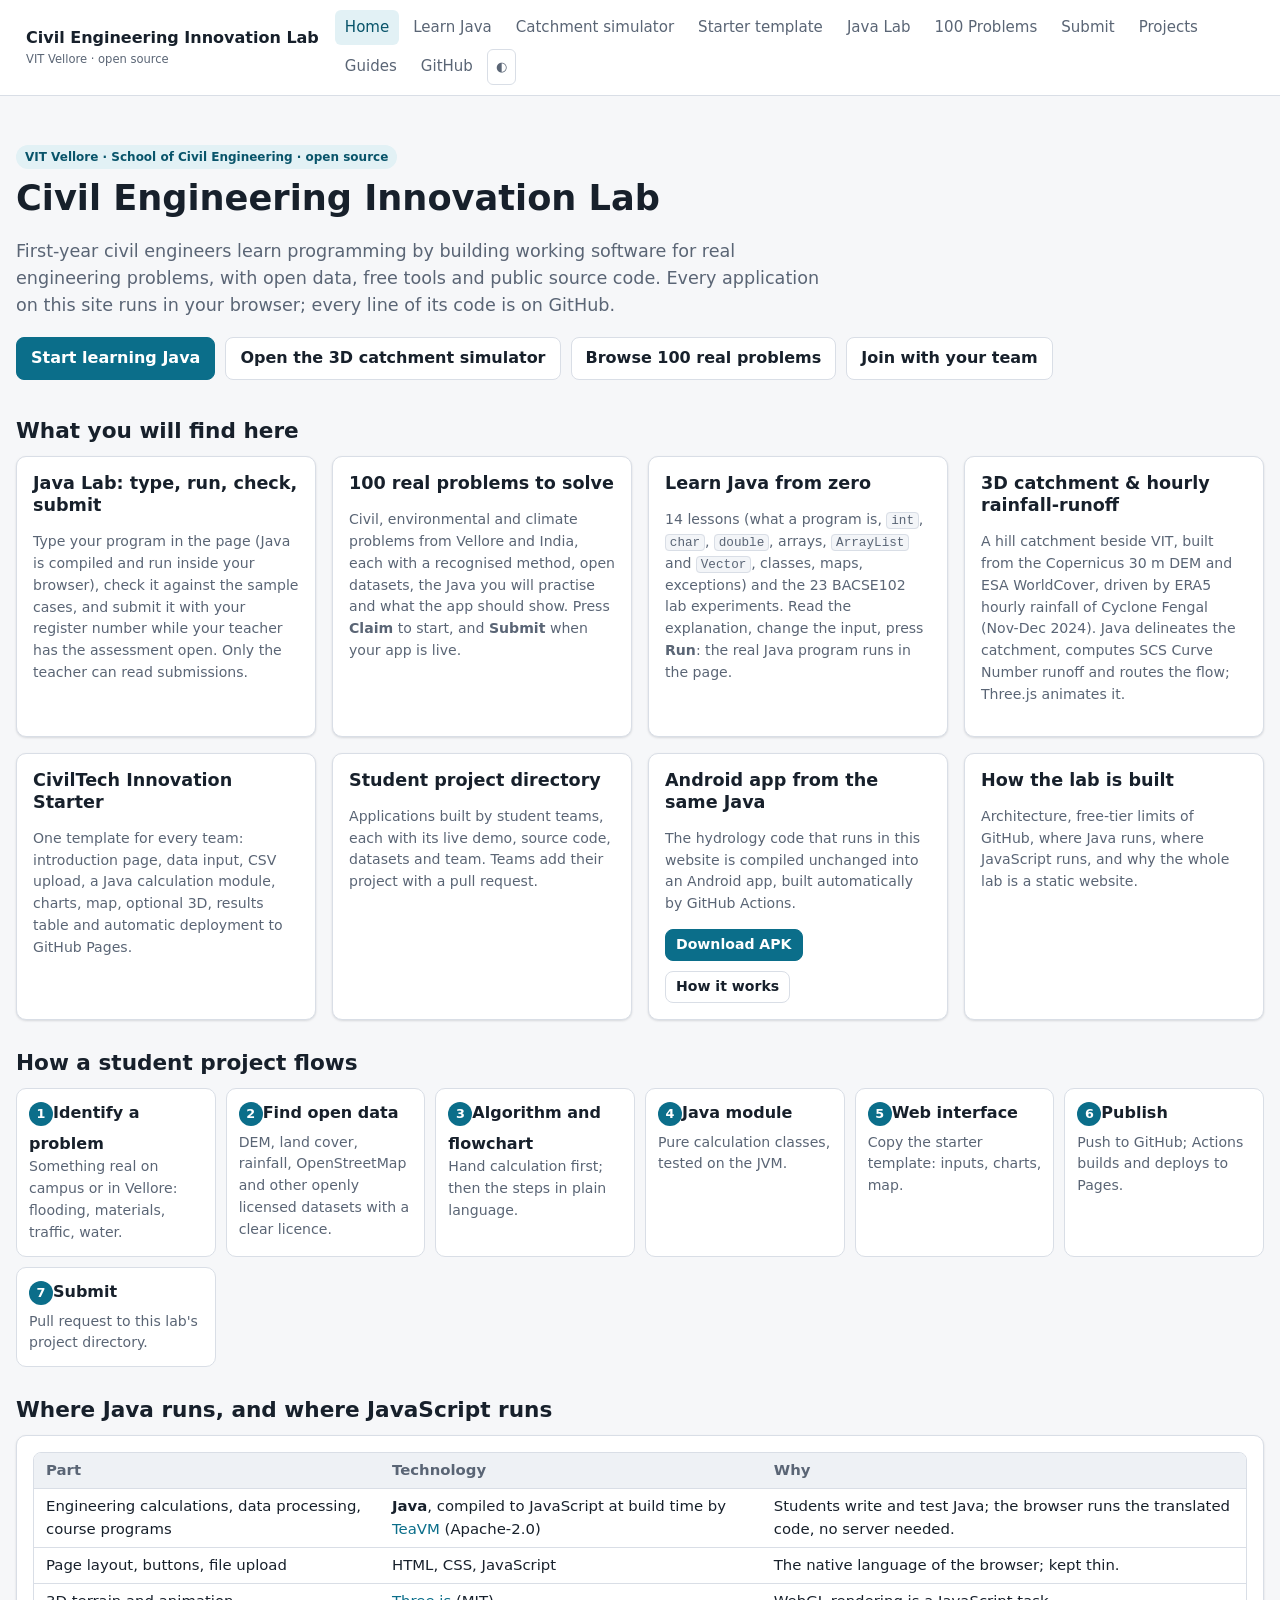
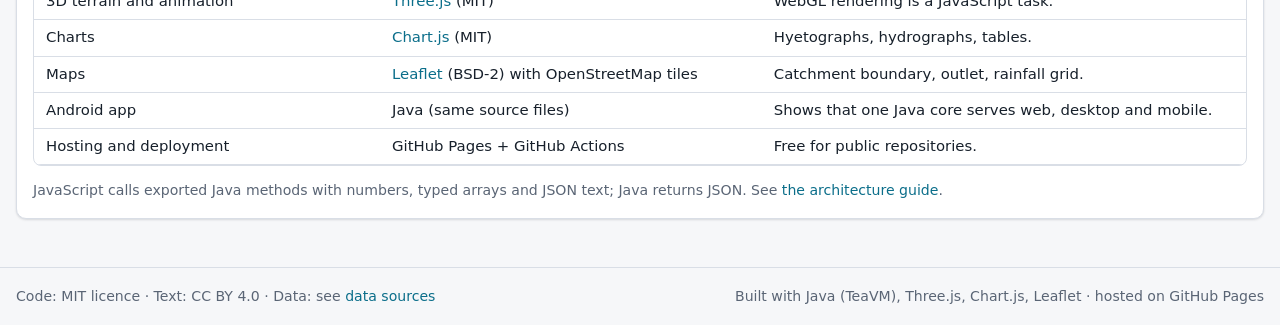
<file: site/index.html>
<!doctype html>
<html lang="en">
<head>
  <meta charset="utf-8">
  <meta name="viewport" content="width=device-width, initial-scale=1">
  <title>Civil Engineering Innovation Lab</title>
  <meta name="description" content="Open, student-driven laboratory at VIT Vellore where first-year civil engineers learn Java by building real engineering applications with open data.">
  <link rel="icon" href="assets/img/favicon.svg" type="image/svg+xml">
  <link rel="stylesheet" href="assets/css/lab.css">
</head>
<body>
<main>
  <section class="hero">
    <span class="badge accent">VIT Vellore &middot; School of Civil Engineering &middot; open source</span>
    <h1>Civil Engineering Innovation Lab</h1>
    <p class="lead">First-year civil engineers learn programming by building working software for real
      engineering problems, with open data, free tools and public source code. Every application on
      this site runs in your browser; every line of its code is on GitHub.</p>
    <div class="row" style="margin-top:14px">
      <a class="btn primary" href="learn.html">Start learning Java</a>
      <a class="btn" href="catchment.html">Open the 3D catchment simulator</a>
      <a class="btn" href="problems.html">Browse 100 real problems</a>
      <a class="btn" href="docs.html#03-student-github-guide">Join with your team</a>
    </div>
  </section>

  <h2>What you will find here</h2>
  <div class="grid cols-3">
    <a class="card" href="lab.html" style="color:inherit;text-decoration:none">
      <h3>Java Lab: type, run, check, submit</h3>
      <p class="muted small">Type your program in the page (Java is compiled and run inside your browser), check it
        against the sample cases, and submit it with your register number while your teacher has the assessment open.
        Only the teacher can read submissions.</p>
    </a>
    <a class="card" href="problems.html" style="color:inherit;text-decoration:none">
      <h3>100 real problems to solve</h3>
      <p class="muted small">Civil, environmental and climate problems from Vellore and India, each with a recognised method,
        open datasets, the Java you will practise and what the app should show. Press <b>Claim</b> to start, and
        <b>Submit</b> when your app is live.</p>
    </a>
    <a class="card" href="learn.html" style="color:inherit;text-decoration:none">
      <h3>Learn Java from zero</h3>
      <p class="muted small">14 lessons (what a program is, <code>int</code>, <code>char</code>, <code>double</code>,
        arrays, <code>ArrayList</code> and <code>Vector</code>, classes, maps, exceptions) and the 23 BACSE102 lab
        experiments. Read the explanation, change the input, press <b>Run</b>: the real Java program runs in the page.</p>
    </a>
    <a class="card" href="catchment.html" style="color:inherit;text-decoration:none">
      <h3>3D catchment &amp; hourly rainfall-runoff</h3>
      <p class="muted small">A hill catchment beside VIT, built from the Copernicus 30 m DEM and ESA WorldCover, driven
        by ERA5 hourly rainfall of Cyclone Fengal (Nov-Dec 2024). Java delineates the catchment, computes SCS Curve
        Number runoff and routes the flow; Three.js animates it.</p>
    </a>
    <a class="card" href="starter/index.html" style="color:inherit;text-decoration:none">
      <h3>CivilTech Innovation Starter</h3>
      <p class="muted small">One template for every team: introduction page, data input, CSV upload, a Java calculation
        module, charts, map, optional 3D, results table and automatic deployment to GitHub Pages.</p>
    </a>
    <a class="card" href="projects.html" style="color:inherit;text-decoration:none">
      <h3>Student project directory</h3>
      <p class="muted small">Applications built by student teams, each with its live demo, source code, datasets and
        team. Teams add their project with a pull request.</p>
    </a>
    <div class="card">
      <h3>Android app from the same Java</h3>
      <p class="muted small">The hydrology code that runs in this website is compiled unchanged into an Android app,
        built automatically by GitHub Actions.</p>
      <div class="row"><a class="btn sm primary" href="downloads/civiltech-catchment-debug.apk">Download APK</a>
        <a class="btn sm" href="docs.html#07-android-app">How it works</a></div>
    </div>
    <a class="card" href="docs.html#01-architecture" style="color:inherit;text-decoration:none">
      <h3>How the lab is built</h3>
      <p class="muted small">Architecture, free-tier limits of GitHub, where Java runs, where JavaScript runs, and why the
        whole lab is a static website.</p>
    </a>
  </div>

  <h2>How a student project flows</h2>
  <div class="flow">
    <div class="step"><b>Identify a problem</b><div class="muted small">Something real on campus or in Vellore: flooding, materials, traffic, water.</div></div>
    <div class="step"><b>Find open data</b><div class="muted small">DEM, land cover, rainfall, OpenStreetMap and other openly licensed datasets with a clear licence.</div></div>
    <div class="step"><b>Algorithm and flowchart</b><div class="muted small">Hand calculation first; then the steps in plain language.</div></div>
    <div class="step"><b>Java module</b><div class="muted small">Pure calculation classes, tested on the JVM.</div></div>
    <div class="step"><b>Web interface</b><div class="muted small">Copy the starter template: inputs, charts, map.</div></div>
    <div class="step"><b>Publish</b><div class="muted small">Push to GitHub; Actions builds and deploys to Pages.</div></div>
    <div class="step"><b>Submit</b><div class="muted small">Pull request to this lab's project directory.</div></div>
  </div>

  <h2>Where Java runs, and where JavaScript runs</h2>
  <div class="card">
    <div class="table-wrap"><table>
      <thead><tr><th>Part</th><th>Technology</th><th>Why</th></tr></thead>
      <tbody>
        <tr><td>Engineering calculations, data processing, course programs</td><td><b>Java</b>, compiled to JavaScript at build time by <a href="https://teavm.org/">TeaVM</a> (Apache-2.0)</td><td>Students write and test Java; the browser runs the translated code, no server needed.</td></tr>
        <tr><td>Page layout, buttons, file upload</td><td>HTML, CSS, JavaScript</td><td>The native language of the browser; kept thin.</td></tr>
        <tr><td>3D terrain and animation</td><td><a href="https://threejs.org/">Three.js</a> (MIT)</td><td>WebGL rendering is a JavaScript task.</td></tr>
        <tr><td>Charts</td><td><a href="https://www.chartjs.org/">Chart.js</a> (MIT)</td><td>Hyetographs, hydrographs, tables.</td></tr>
        <tr><td>Maps</td><td><a href="https://leafletjs.com/">Leaflet</a> (BSD-2) with OpenStreetMap tiles</td><td>Catchment boundary, outlet, rainfall grid.</td></tr>
        <tr><td>Android app</td><td>Java (same source files)</td><td>Shows that one Java core serves web, desktop and mobile.</td></tr>
        <tr><td>Hosting and deployment</td><td>GitHub Pages + GitHub Actions</td><td>Free for public repositories.</td></tr>
      </tbody>
    </table></div>
    <p class="small muted" style="margin-bottom:0">JavaScript calls exported Java methods with numbers, typed arrays and JSON text; Java returns
      JSON. See <a href="docs.html#01-architecture">the architecture guide</a>.</p>
  </div>
</main>
<script type="module">
  import { chrome } from './assets/js/common.js';
  chrome('index.html');
</script>
</body>
</html>
</file>
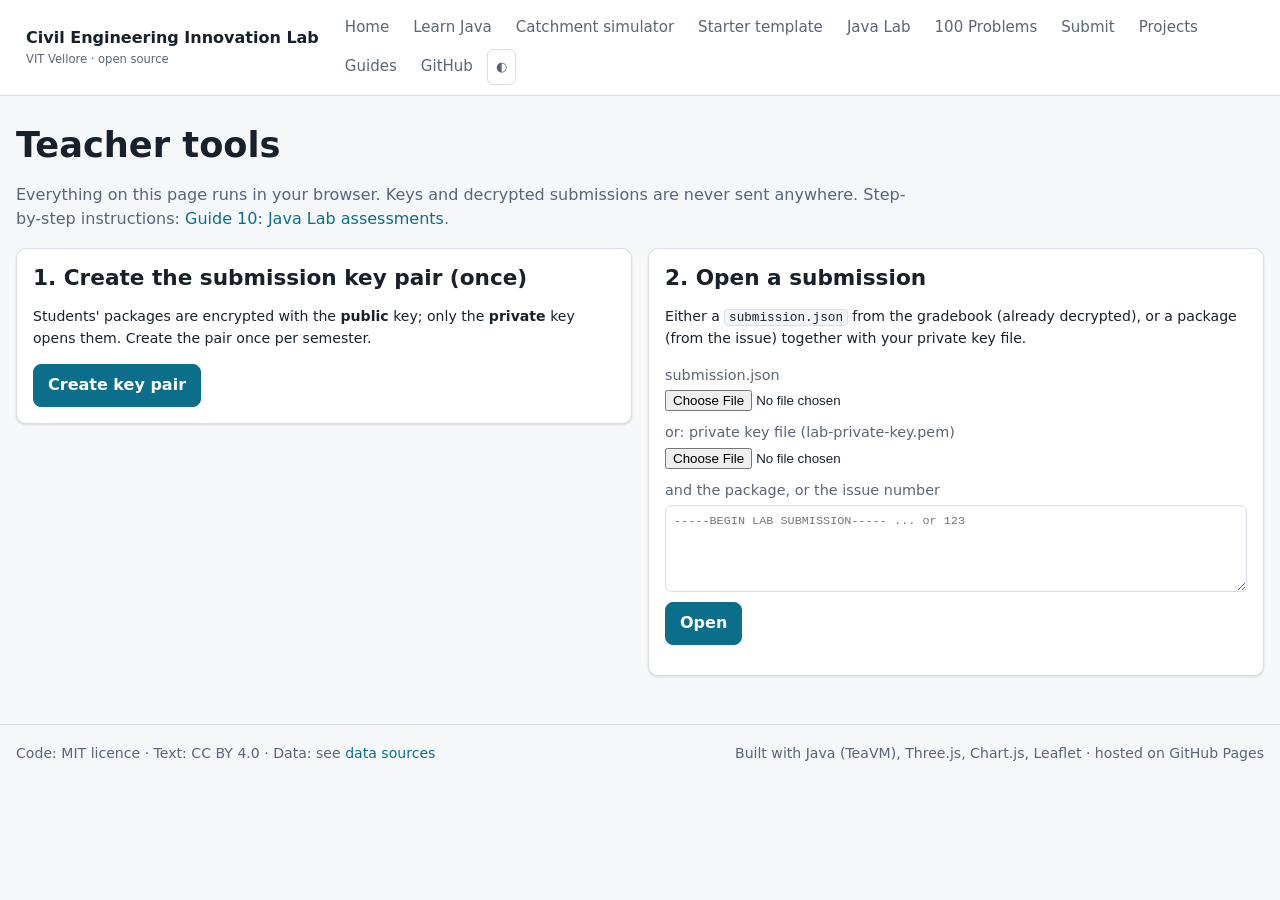
<file: site/teacher.html>
<!doctype html>
<html lang="en">
<head>
  <meta charset="utf-8">
  <meta name="viewport" content="width=device-width, initial-scale=1">
  <title>Teacher Tools</title>
  <meta name="description" content="Create the submission key pair, open an encrypted Java Lab submission and replay the student's typing.">
  <meta name="robots" content="noindex">
  <link rel="icon" href="assets/img/favicon.svg" type="image/svg+xml">
  <link rel="stylesheet" href="assets/css/lab.css">
  <link rel="stylesheet" href="assets/vendor/highlight/github.min.css" id="hl-light">
  <link rel="stylesheet" href="assets/vendor/highlight/github-dark.min.css" id="hl-dark" disabled>
  <script src="assets/vendor/highlight/highlight.min.js"></script>
  <style>
    textarea.mono { font-family: var(--mono); font-size: .74rem; }
    #replay-code { max-height: 520px; overflow: auto; }
    .timeline-bar { position: relative; height: 26px; background: var(--surface-2); border-radius: 6px; margin: 8px 0; overflow: hidden; }
    .timeline-bar span { position: absolute; top: 0; bottom: 0; width: 2px; }
    .stats { display: flex; flex-wrap: wrap; gap: 6px 16px; }
    .events { max-height: 300px; overflow: auto; font-family: var(--mono); font-size: .76rem; white-space: pre; }
  </style>
</head>
<body>
<main>
  <h1>Teacher tools</h1>
  <p class="muted" style="max-width:900px">Everything on this page runs in your browser. Keys and decrypted submissions are
    never sent anywhere. Step-by-step instructions: <a href="docs.html#10-lab-assessments">Guide 10: Java Lab assessments</a>.</p>

  <div class="grid cols-2" style="align-items:start">
    <section class="card">
      <h2>1. Create the submission key pair (once)</h2>
      <p class="small">Students' packages are encrypted with the <b>public</b> key; only the <b>private</b> key opens them.
        Create the pair once per semester.</p>
      <button class="btn primary" id="gen" type="button">Create key pair</button>
      <div id="keys" hidden>
        <p class="small">Key id <code id="kid"></code></p>
        <ol class="small" style="padding-left:18px">
          <li><b>Download the private key</b> and keep it safe (password manager or an encrypted drive). It cannot be recreated.
            <br><a class="btn sm" id="dl-private" download="lab-private-key.pem">Download lab-private-key.pem</a></li>
          <li>Add it to the <b>private gradebook</b> repository: Settings, Secrets and variables, Actions, New repository secret,
            name <code>LAB_PRIVATE_KEY</code>, value: the whole file content.</li>
          <li>Publish the public key: in the lab repository create the file <code>lab/teacher-public-key.pem</code> with this text.
            <br><a class="btn sm" id="dl-public" download="teacher-public-key.pem">Download teacher-public-key.pem</a>
            <a class="btn sm" id="create-public" rel="noopener" target="_blank">Create the file on GitHub</a></li>
        </ol>
        <textarea class="mono" id="public-pem" rows="6" readonly></textarea>
      </div>
    </section>

    <section class="card">
      <h2>2. Open a submission</h2>
      <p class="small">Either a <code>submission.json</code> from the gradebook (already decrypted), or a package (from the issue)
        together with your private key file.</p>
      <div class="field"><label for="file-json">submission.json</label><input type="file" id="file-json" accept=".json,application/json"></div>
      <div class="field"><label for="file-key">or: private key file (lab-private-key.pem)</label><input type="file" id="file-key" accept=".pem,.txt"></div>
      <div class="field"><label for="pkg">and the package, or the issue number</label>
        <textarea class="mono" id="pkg" rows="4" placeholder="-----BEGIN LAB SUBMISSION----- ... or 123"></textarea></div>
      <button class="btn primary" id="open" type="button">Open</button>
      <p class="small" id="open-msg"></p>
    </section>
  </div>

  <section class="card" id="view" style="margin-top:16px" hidden>
    <h2 id="who"></h2>
    <div class="stats small" id="summary"></div>
    <div id="flags"></div>
    <h3>Replay of the typing</h3>
    <div class="row" style="align-items:center">
      <button class="btn sm" id="play" type="button">Play</button>
      <input type="range" id="slider" min="0" max="0" value="0" style="flex:1">
      <span class="small" id="clock"></span>
    </div>
    <div class="timeline-bar" id="bar" title="green: typing, red: paste blocked, orange: left the page, blue: run/check"></div>
    <div class="grid cols-2" style="align-items:start">
      <div><pre><code class="language-java" id="replay-code"></code></pre></div>
      <div><div class="small muted">Events (time from start)</div><div class="events" id="events"></div></div>
    </div>
    <h3>Submitted code</h3>
    <pre><code class="language-java" id="final-code"></code></pre>
  </section>
</main>
<script type="module" src="assets/js/teacher.js"></script>
</body>
</html>
</file>
<file: site/assets/css/lab.css>
/* VIT Civil Engineering Innovation Lab - shared styles */
:root {
  --bg: #f6f7f9;
  --surface: #ffffff;
  --surface-2: #eef1f5;
  --border: #d9dee6;
  --text: #17202b;
  --muted: #5a6575;
  --accent: #0b6e8a;
  --accent-strong: #08546a;
  --accent-soft: #e2f1f5;
  --navy: #0f2c59;
  --warn: #9a5b00;
  --warn-soft: #fff4e0;
  --ok: #1d7a46;
  --ok-soft: #e5f5ec;
  --bad: #b3261e;
  --bad-soft: #fdecea;
  --code-bg: #f3f5f8;
  --shadow: 0 1px 2px rgba(16, 24, 40, .06), 0 1px 3px rgba(16, 24, 40, .08);
  --radius: 10px;
  --mono: ui-monospace, SFMono-Regular, Menlo, Consolas, "Liberation Mono", monospace;
  --sans: system-ui, -apple-system, "Segoe UI", Roboto, "Helvetica Neue", Arial, sans-serif;
  color-scheme: light;
}
@media (prefers-color-scheme: dark) {
  :root:not([data-theme="light"]) {
    --bg: #0f1419; --surface: #161d25; --surface-2: #1d2630; --border: #2c3845; --text: #e4e9ef;
    --muted: #9aa7b5; --accent: #4cb8d6; --accent-strong: #7fd0e6; --accent-soft: #15323c; --navy: #9fc1ef;
    --warn: #f0b660; --warn-soft: #3a2c14; --ok: #6fd39a; --ok-soft: #133024; --bad: #ff8a80; --bad-soft: #3b1714;
    --code-bg: #10161d; --shadow: 0 1px 2px rgba(0, 0, 0, .4); color-scheme: dark;
  }
}
:root[data-theme="dark"] {
  --bg: #0f1419; --surface: #161d25; --surface-2: #1d2630; --border: #2c3845; --text: #e4e9ef;
  --muted: #9aa7b5; --accent: #4cb8d6; --accent-strong: #7fd0e6; --accent-soft: #15323c; --navy: #9fc1ef;
  --warn: #f0b660; --warn-soft: #3a2c14; --ok: #6fd39a; --ok-soft: #133024; --bad: #ff8a80; --bad-soft: #3b1714;
  --code-bg: #10161d; --shadow: 0 1px 2px rgba(0, 0, 0, .4); color-scheme: dark;
}

* { box-sizing: border-box; }
html, body { margin: 0; padding: 0; }
body { background: var(--bg); color: var(--text); font: 16px/1.55 var(--sans); }
a { color: var(--accent); text-decoration: none; }
a:hover { text-decoration: underline; }
img, svg, canvas { max-width: 100%; }
code, pre, kbd { font-family: var(--mono); font-size: .9em; }
:not(pre) > code { background: var(--code-bg); border: 1px solid var(--border); border-radius: 4px; padding: 0 .3em; }
pre { background: var(--code-bg); border: 1px solid var(--border); border-radius: 8px; padding: 12px 14px; overflow: auto; }
h1, h2, h3, h4 { line-height: 1.25; color: var(--text); }
h1 { font-size: clamp(1.6rem, 3vw, 2.2rem); margin: .2em 0 .4em; }
h2 { font-size: 1.35rem; margin: 1.4em 0 .5em; }
h3 { font-size: 1.1rem; margin: 1.2em 0 .4em; }
table { border-collapse: collapse; width: 100%; font-size: .93rem; }
th, td { border-bottom: 1px solid var(--border); padding: 6px 8px; text-align: left; vertical-align: top; }
th { color: var(--muted); font-weight: 600; background: var(--surface-2); }
.table-wrap { overflow: auto; border: 1px solid var(--border); border-radius: 8px; }
.table-wrap table th:first-child, .table-wrap table td:first-child { padding-left: 12px; }

/* layout */
.site-header { position: sticky; top: 0; z-index: 1000; background: var(--surface); border-bottom: 1px solid var(--border); }
.site-header .bar { display: flex; align-items: center; gap: 16px; max-width: 1280px; margin: 0 auto; padding: 10px 16px; }
.brand { display: flex; align-items: center; gap: 10px; font-weight: 700; color: var(--text); white-space: nowrap; }
.brand:hover { text-decoration: none; }
.brand small { display: block; font-weight: 500; color: var(--muted); font-size: .72rem; }
.nav { display: flex; gap: 4px; flex-wrap: wrap; margin-left: auto; }
.nav a { color: var(--muted); padding: 6px 10px; border-radius: 6px; font-weight: 500; font-size: .94rem; }
.nav a:hover { background: var(--surface-2); color: var(--text); text-decoration: none; }
.nav a.active { color: var(--accent-strong); background: var(--accent-soft); }
.theme-btn { border: 1px solid var(--border); background: var(--surface); color: var(--muted); border-radius: 6px; padding: 5px 8px; cursor: pointer; }
.menu-btn { display: none; }
main { max-width: 1280px; margin: 0 auto; padding: 20px 16px 48px; }
.site-footer { border-top: 1px solid var(--border); color: var(--muted); font-size: .88rem; }
.site-footer .inner { max-width: 1280px; margin: 0 auto; padding: 18px 16px; display: flex; flex-wrap: wrap; gap: 8px 24px; justify-content: space-between; }

@media (max-width: 860px) {
  .menu-btn { display: inline-block; margin-left: auto; border: 1px solid var(--border); background: var(--surface); color: var(--text); border-radius: 6px; padding: 5px 10px; }
  .nav { display: none; width: 100%; order: 3; flex-direction: column; margin: 0; }
  .nav.open { display: flex; }
  .site-header .bar { flex-wrap: wrap; }
}

/* components */
.card { background: var(--surface); border: 1px solid var(--border); border-radius: var(--radius); box-shadow: var(--shadow); padding: 16px; }
.card h2:first-child, .card h3:first-child { margin-top: 0; }
.grid { display: grid; gap: 16px; }
.grid.cols-2 { grid-template-columns: repeat(auto-fit, minmax(min(100%, 420px), 1fr)); }
.grid.cols-3 { grid-template-columns: repeat(auto-fit, minmax(260px, 1fr)); }
.grid.cols-4 { grid-template-columns: repeat(auto-fit, minmax(200px, 1fr)); }
.muted { color: var(--muted); }
.small { font-size: .88rem; }
.badge { display: inline-block; font-size: .75rem; font-weight: 600; padding: 2px 8px; border-radius: 999px; border: 1px solid var(--border); color: var(--muted); background: var(--surface-2); }
.badge.ok { color: var(--ok); background: var(--ok-soft); border-color: transparent; }
.badge.warn { color: var(--warn); background: var(--warn-soft); border-color: transparent; }
.badge.accent { color: var(--accent-strong); background: var(--accent-soft); border-color: transparent; }
.notice { border-radius: 8px; padding: 10px 14px; border: 1px solid var(--border); background: var(--surface-2); font-size: .93rem; }
.notice.warn { background: var(--warn-soft); border-color: transparent; }
.notice.ok { background: var(--ok-soft); border-color: transparent; }
.notice.bad { background: var(--bad-soft); border-color: transparent; }
.btn { display: inline-flex; align-items: center; gap: 6px; border: 1px solid var(--border); background: var(--surface); color: var(--text); padding: 8px 14px; border-radius: 8px; font: inherit; font-weight: 600; cursor: pointer; text-decoration: none; }
.btn:hover { background: var(--surface-2); text-decoration: none; }
.btn.primary { background: var(--accent); border-color: var(--accent); color: #fff; }
.btn.primary:hover { background: var(--accent-strong); }
:root[data-theme="dark"] .btn.primary { color: #06212a; }
.btn:disabled { opacity: .55; cursor: progress; }
.btn.sm { padding: 4px 10px; font-size: .88rem; }
label { font-size: .9rem; color: var(--muted); font-weight: 500; }
input[type=number], input[type=text], input[type=date], select, textarea {
  font: inherit; color: var(--text); background: var(--surface); border: 1px solid var(--border); border-radius: 6px; padding: 6px 8px; width: 100%;
}
textarea { font-family: var(--mono); font-size: .9rem; resize: vertical; }
.field { display: flex; flex-direction: column; gap: 4px; margin-bottom: 10px; }
.row { display: flex; gap: 10px; flex-wrap: wrap; align-items: end; }
.row > .field { flex: 1 1 120px; }
.stat { background: var(--surface); border: 1px solid var(--border); border-radius: var(--radius); padding: 12px 14px; }
.stat .label { color: var(--muted); font-size: .82rem; }
.stat .value { font-size: 1.35rem; font-weight: 700; font-variant-numeric: tabular-nums; }
.stat .unit { font-size: .85rem; color: var(--muted); font-weight: 500; }
.tabs { display: flex; gap: 4px; border-bottom: 1px solid var(--border); margin-bottom: 12px; flex-wrap: wrap; }
.tabs button { background: none; border: none; border-bottom: 2px solid transparent; padding: 8px 12px; color: var(--muted); font: inherit; font-weight: 600; cursor: pointer; }
.tabs button.active { color: var(--accent-strong); border-bottom-color: var(--accent); }

/* hero */
.hero { padding: 28px 0 8px; }
.hero p.lead { font-size: 1.1rem; color: var(--muted); max-width: 820px; }
.flow { display: grid; grid-template-columns: repeat(auto-fit, minmax(170px, 1fr)); gap: 10px; counter-reset: step; }
.flow .step { counter-increment: step; background: var(--surface); border: 1px solid var(--border); border-radius: var(--radius); padding: 12px; }
.flow .step::before { content: counter(step); display: inline-grid; place-items: center; width: 24px; height: 24px; border-radius: 50%; background: var(--accent); color: #fff; font-size: .8rem; font-weight: 700; margin-bottom: 6px; }

/* course explorer */
.learn { display: grid; grid-template-columns: 280px minmax(0, 1fr); gap: 16px; align-items: start; }
.learn aside { position: sticky; top: 64px; max-height: calc(100vh - 80px); overflow: auto; }
.learn aside h3 { font-size: .8rem; text-transform: uppercase; letter-spacing: .06em; color: var(--muted); margin: 12px 8px 6px; }
.learn aside a { display: block; padding: 6px 8px; border-radius: 6px; color: var(--text); font-size: .92rem; }
.learn aside a .id { font-family: var(--mono); color: var(--muted); margin-right: 6px; font-size: .82rem; }
.learn aside a.active { background: var(--accent-soft); color: var(--accent-strong); }
.learn aside a:hover { text-decoration: none; background: var(--surface-2); }
.prose { max-width: 860px; }
.prose table { margin: 10px 0; }
.workbench { display: grid; grid-template-columns: minmax(0, 1.5fr) minmax(0, 1fr); gap: 16px; margin-top: 16px; }
.workbench pre { margin: 0; max-height: 560px; }
.io textarea { min-height: 90px; }
.io pre { min-height: 70px; white-space: pre-wrap; }
.io .head { display: flex; justify-content: space-between; align-items: center; gap: 8px; margin: 10px 0 4px; }
@media (max-width: 980px) {
  .learn { grid-template-columns: 1fr; }
  .learn aside { position: static; max-height: 260px; }
  .workbench { grid-template-columns: 1fr; }
}

/* catchment app */
.app { display: grid; grid-template-columns: 360px minmax(0, 1fr); gap: 16px; align-items: start; }
.app .controls { display: flex; flex-direction: column; gap: 12px; }
.app .controls .card { padding: 14px; }
.app .controls h3 { margin: 0 0 8px; font-size: 1rem; }
.viewport { position: relative; height: 520px; border-radius: var(--radius); overflow: hidden; border: 1px solid var(--border); background: #0b1720; }
.viewport canvas { display: block; width: 100%; height: 100%; }
.hud { position: absolute; left: 10px; top: 10px; background: rgba(8, 18, 26, .78); color: #e8f1f6; border-radius: 8px; padding: 8px 10px; font-size: .85rem; pointer-events: none; max-width: 70%; }
.hud b { font-variant-numeric: tabular-nums; }
.legend { position: absolute; right: 10px; bottom: 10px; background: rgba(8, 18, 26, .78); color: #e8f1f6; border-radius: 8px; padding: 8px 10px; font-size: .78rem; }
.legend .bar { width: 160px; height: 10px; border-radius: 3px; margin: 4px 0; }
.timeline { display: flex; gap: 10px; align-items: center; margin-top: 10px; flex-wrap: wrap; }
.timeline input[type=range] { flex: 1 1 240px; }
.timeline input#exag { flex: 0 0 90px; }
#map { height: 380px; border-radius: var(--radius); border: 1px solid var(--border); }
.chart-box { position: relative; height: 340px; }
.cn-table input { width: 64px; padding: 3px 6px; }
.spinner { display: inline-block; width: 14px; height: 14px; border: 2px solid currentColor; border-right-color: transparent; border-radius: 50%; animation: spin .8s linear infinite; vertical-align: -2px; }
@keyframes spin { to { transform: rotate(360deg); } }
@media (max-width: 1020px) { .app { grid-template-columns: 1fr; } .viewport { height: 380px; } }

/* projects */
.project-card { display: flex; flex-direction: column; gap: 8px; }
.project-card .meta { display: flex; gap: 6px; flex-wrap: wrap; }
.project-card .links { margin-top: auto; display: flex; gap: 8px; flex-wrap: wrap; }
.filters { display: flex; gap: 10px; flex-wrap: wrap; margin: 12px 0; }
.filters > * { flex: 1 1 200px; }

/* docs */
.docs { display: grid; grid-template-columns: 240px minmax(0, 1fr); gap: 16px; align-items: start; }
.docs nav a { display: block; padding: 6px 8px; border-radius: 6px; color: var(--text); font-size: .93rem; }
.docs nav a.active { background: var(--accent-soft); color: var(--accent-strong); }
@media (max-width: 860px) { .docs { grid-template-columns: 1fr; } }
</file>
<file: site/assets/vendor/highlight/github.min.css>
pre code.hljs{display:block;overflow-x:auto;padding:1em}code.hljs{padding:3px 5px}/*!
  Theme: GitHub
  Description: Light theme as seen on github.com
  Author: github.com
  Maintainer: @Hirse
  Updated: 2021-05-15

  Outdated base version: https://github.com/primer/github-syntax-light
  Current colors taken from GitHub's CSS
*/.hljs{color:#24292e;background:#fff}.hljs-doctag,.hljs-keyword,.hljs-meta .hljs-keyword,.hljs-template-tag,.hljs-template-variable,.hljs-type,.hljs-variable.language_{color:#d73a49}.hljs-title,.hljs-title.class_,.hljs-title.class_.inherited__,.hljs-title.function_{color:#6f42c1}.hljs-attr,.hljs-attribute,.hljs-literal,.hljs-meta,.hljs-number,.hljs-operator,.hljs-selector-attr,.hljs-selector-class,.hljs-selector-id,.hljs-variable{color:#005cc5}.hljs-meta .hljs-string,.hljs-regexp,.hljs-string{color:#032f62}.hljs-built_in,.hljs-symbol{color:#e36209}.hljs-code,.hljs-comment,.hljs-formula{color:#6a737d}.hljs-name,.hljs-quote,.hljs-selector-pseudo,.hljs-selector-tag{color:#22863a}.hljs-subst{color:#24292e}.hljs-section{color:#005cc5;font-weight:700}.hljs-bullet{color:#735c0f}.hljs-emphasis{color:#24292e;font-style:italic}.hljs-strong{color:#24292e;font-weight:700}.hljs-addition{color:#22863a;background-color:#f0fff4}.hljs-deletion{color:#b31d28;background-color:#ffeef0}
</file>
<file: site/assets/vendor/highlight/github-dark.min.css>
pre code.hljs{display:block;overflow-x:auto;padding:1em}code.hljs{padding:3px 5px}/*!
  Theme: GitHub Dark
  Description: Dark theme as seen on github.com
  Author: github.com
  Maintainer: @Hirse
  Updated: 2021-05-15

  Outdated base version: https://github.com/primer/github-syntax-dark
  Current colors taken from GitHub's CSS
*/.hljs{color:#c9d1d9;background:#0d1117}.hljs-doctag,.hljs-keyword,.hljs-meta .hljs-keyword,.hljs-template-tag,.hljs-template-variable,.hljs-type,.hljs-variable.language_{color:#ff7b72}.hljs-title,.hljs-title.class_,.hljs-title.class_.inherited__,.hljs-title.function_{color:#d2a8ff}.hljs-attr,.hljs-attribute,.hljs-literal,.hljs-meta,.hljs-number,.hljs-operator,.hljs-selector-attr,.hljs-selector-class,.hljs-selector-id,.hljs-variable{color:#79c0ff}.hljs-meta .hljs-string,.hljs-regexp,.hljs-string{color:#a5d6ff}.hljs-built_in,.hljs-symbol{color:#ffa657}.hljs-code,.hljs-comment,.hljs-formula{color:#8b949e}.hljs-name,.hljs-quote,.hljs-selector-pseudo,.hljs-selector-tag{color:#7ee787}.hljs-subst{color:#c9d1d9}.hljs-section{color:#1f6feb;font-weight:700}.hljs-bullet{color:#f2cc60}.hljs-emphasis{color:#c9d1d9;font-style:italic}.hljs-strong{color:#c9d1d9;font-weight:700}.hljs-addition{color:#aff5b4;background-color:#033a16}.hljs-deletion{color:#ffdcd7;background-color:#67060c}
</file>
